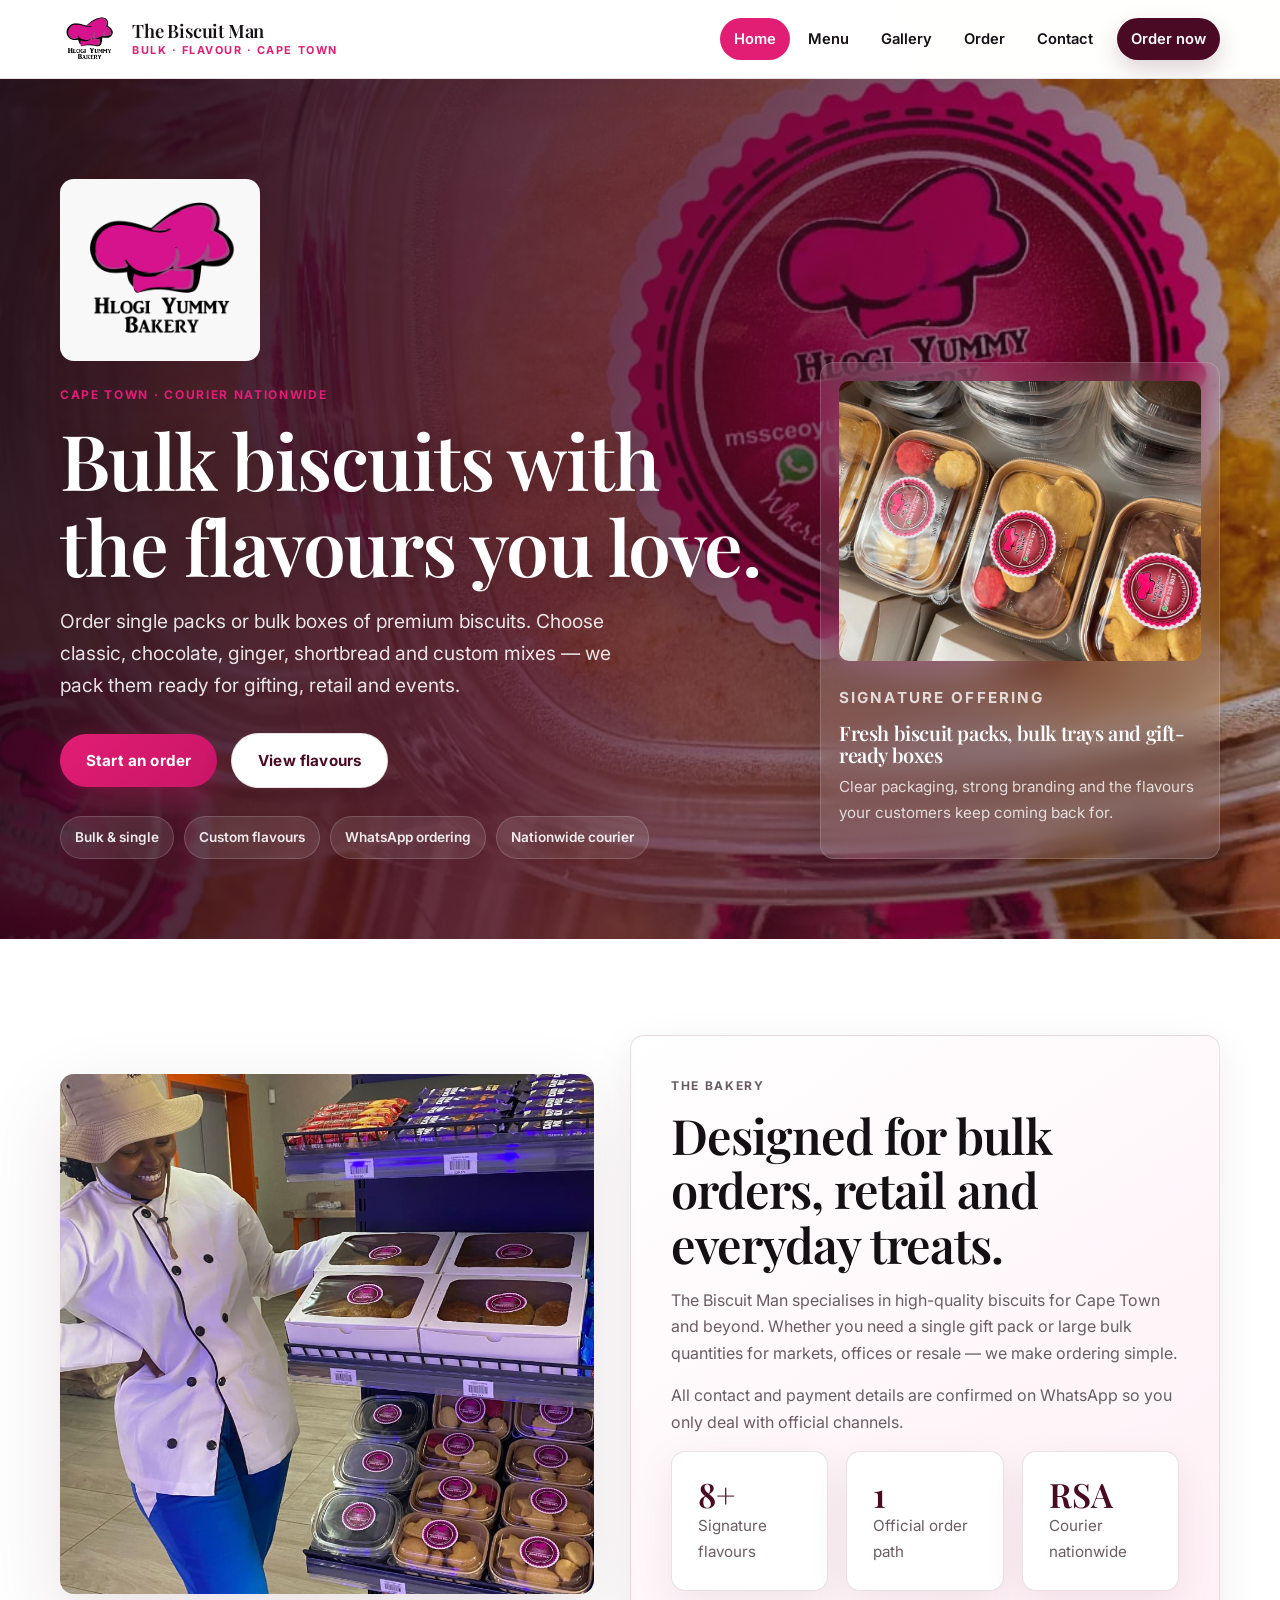
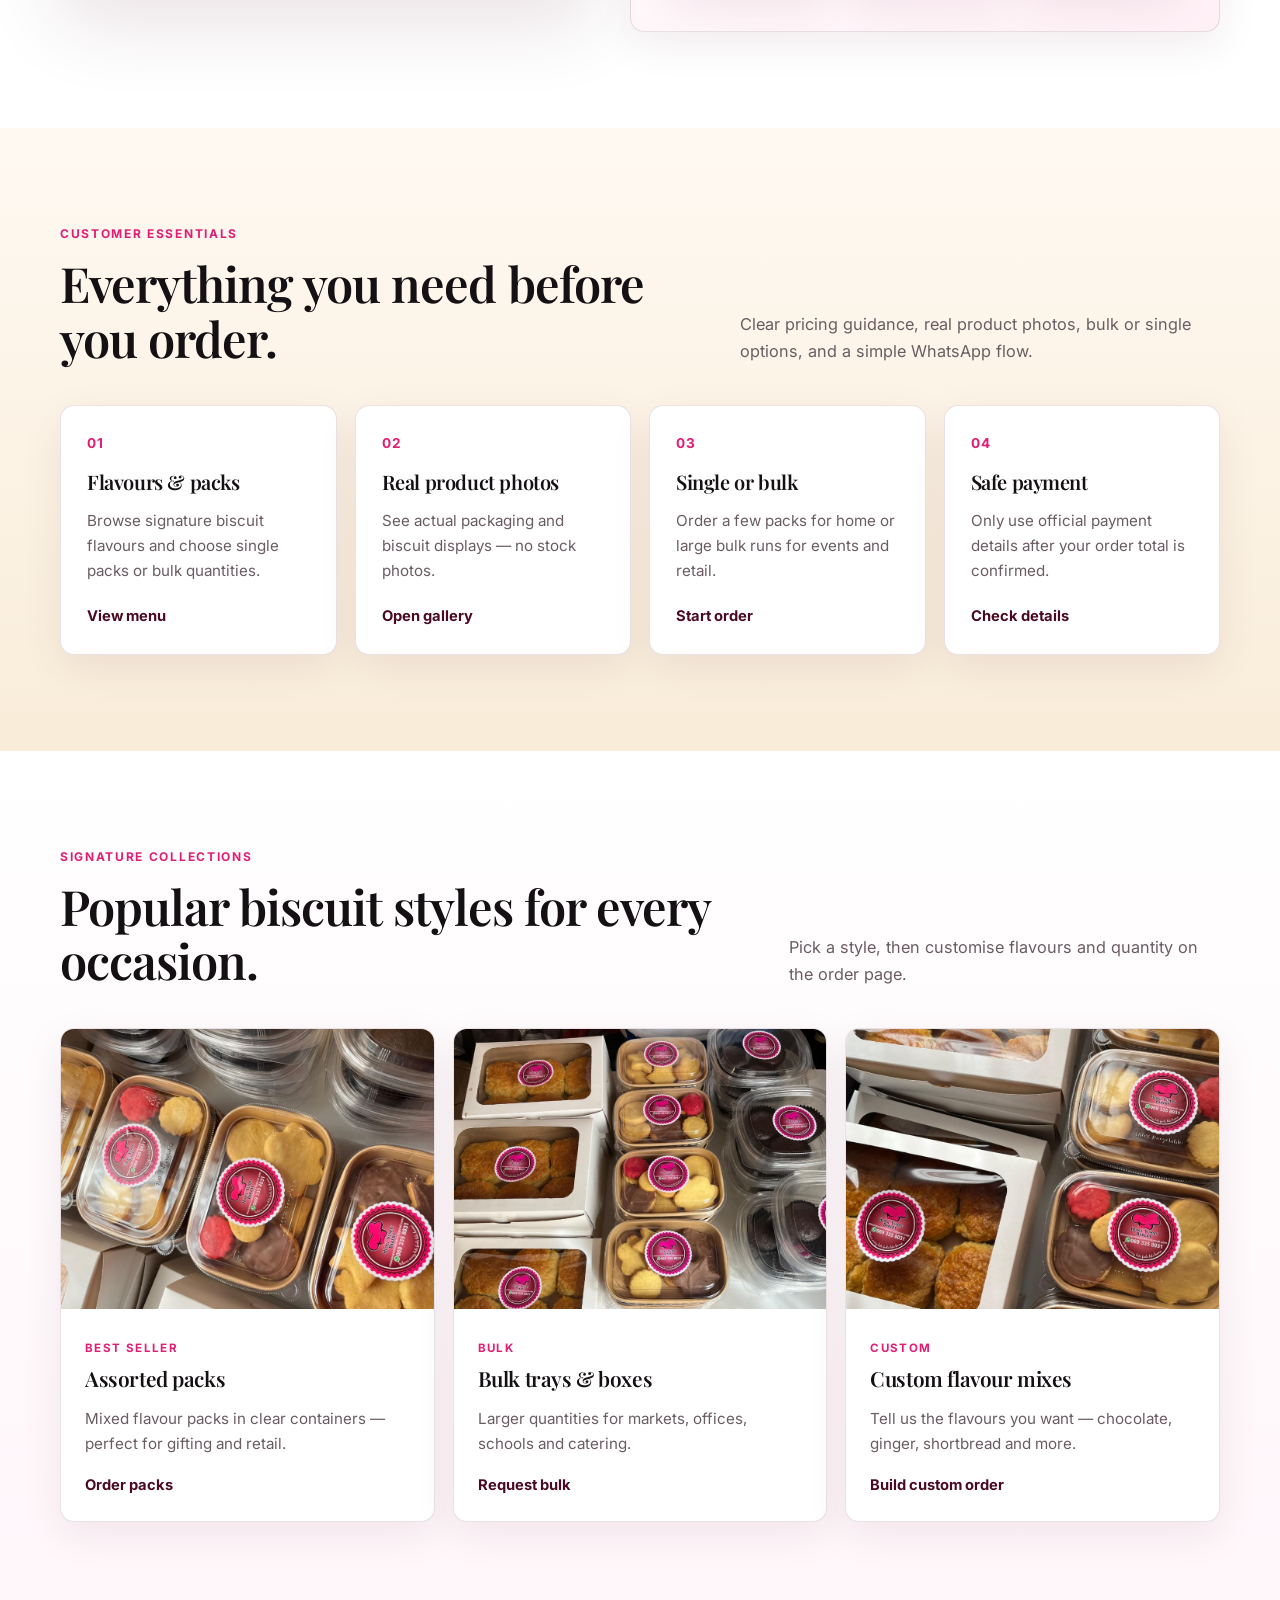
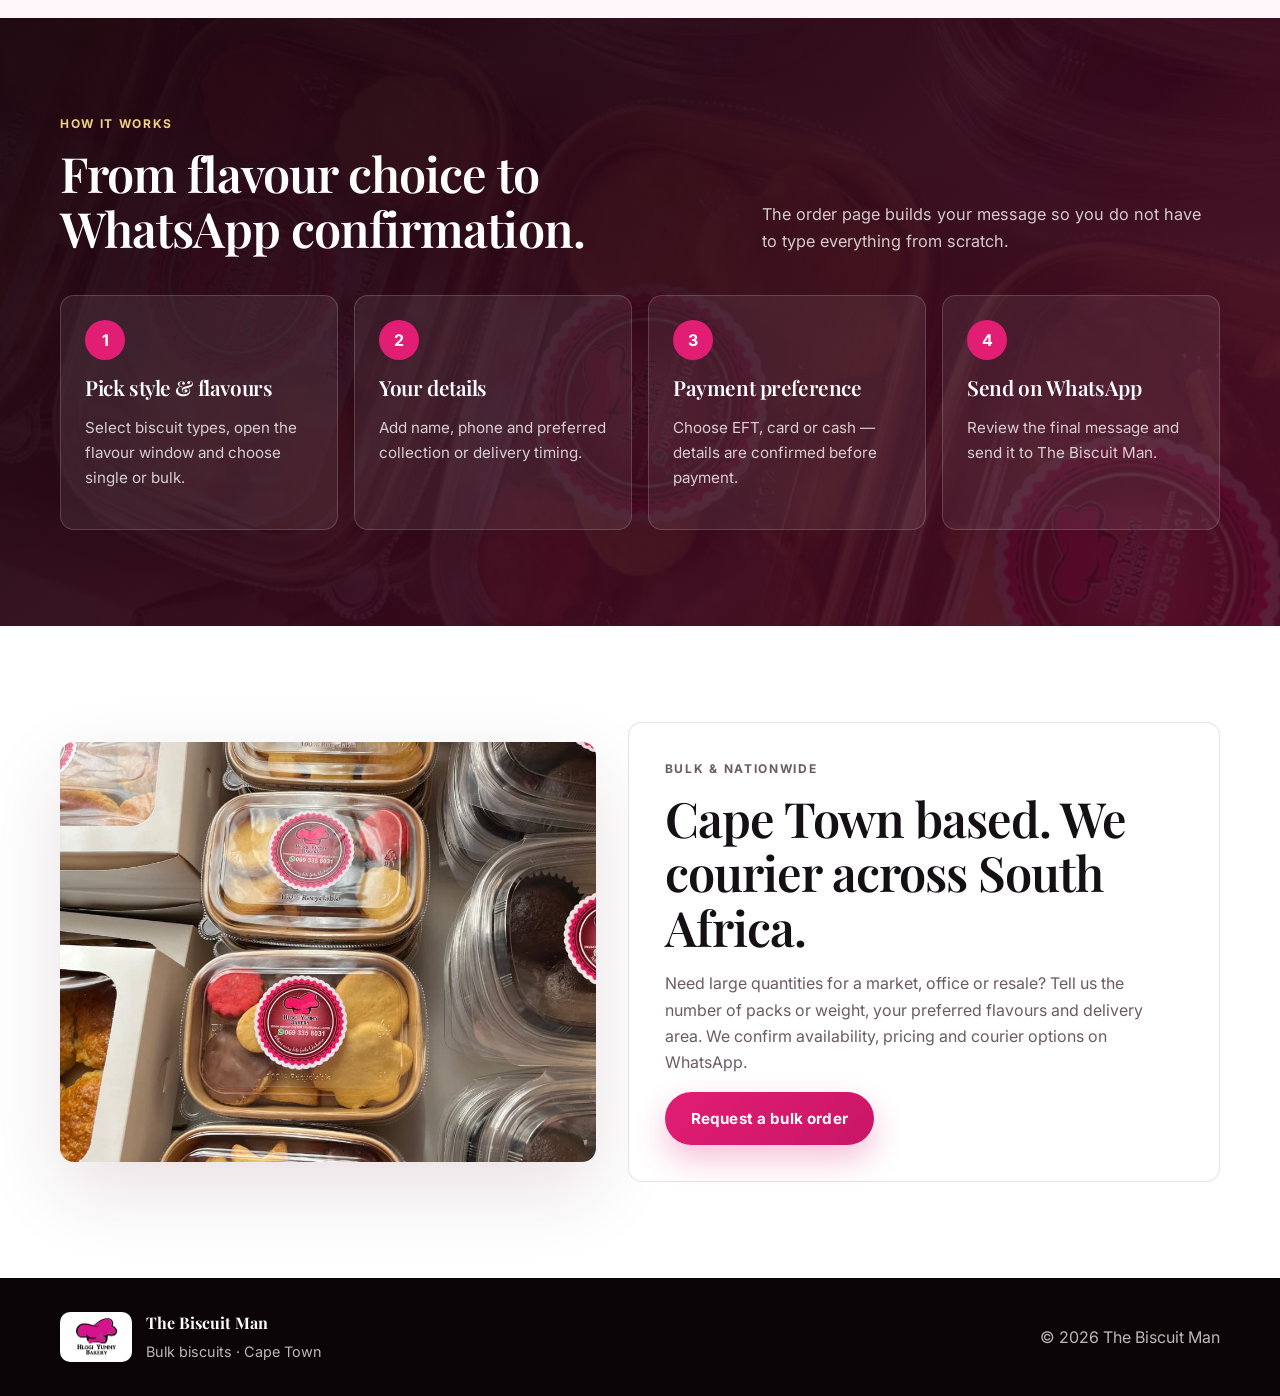
<file: index.html>
<!DOCTYPE html>
<html lang="en">
<head>
  <meta charset="UTF-8">
  <meta name="viewport" content="width=device-width, initial-scale=1.0">
  <meta name="description" content="The Biscuit Man – premium bulk biscuits and gourmet packs. Cape Town based, courier nationwide. Order single or bulk with your favourite flavours.">
  <title>The Biscuit Man | Bulk Biscuits & Gourmet Packs</title>
  <link rel="stylesheet" href="styles.css">
</head>
<body>
  <header class="site-header">
    <div class="container header-inner">
      <a class="brand" href="index.html" aria-label="The Biscuit Man home">
        <img src="assets/logo.png" alt="The Biscuit Man logo">
        <div class="brand-copy"><strong>The Biscuit Man</strong><span>Bulk · Flavour · Cape Town</span></div>
      </a>
      <button class="nav-toggle" type="button" aria-controls="siteMenu" aria-expanded="false" aria-label="Open site menu">
        <span></span><span></span><span></span>
      </button>
      <nav class="site-nav" id="siteMenu" aria-label="Primary navigation">
        <a href="index.html">Home</a>
        <a href="menu.html">Menu</a>
        <a href="gallery.html">Gallery</a>
        <a href="order.html">Order</a>
        <a href="contact.html">Contact</a>
        <a class="nav-cta" href="order.html">Order now</a>
      </nav>
    </div>
  </header>

  <main>
    <section class="hero home-hero">
      <div class="container hero-grid">
        <div class="hero-copy">
          <img class="hero-logo" src="assets/logo.png" alt="The Biscuit Man logo">
          <p class="eyebrow">Cape Town · Courier nationwide</p>
          <h1>Bulk biscuits with the flavours you love.</h1>
          <p>Order single packs or bulk boxes of premium biscuits. Choose classic, chocolate, ginger, shortbread and custom mixes — we pack them ready for gifting, retail and events.</p>
          <div class="hero-actions">
            <a class="button" href="order.html">Start an order</a>
            <a class="button secondary" href="menu.html">View flavours</a>
          </div>
          <div class="hero-badges" aria-label="Business strengths">
            <span>Bulk & single</span>
            <span>Custom flavours</span>
            <span>WhatsApp ordering</span>
            <span>Nationwide courier</span>
          </div>
        </div>
        <aside class="hero-card">
          <img src="assets/cookie-packs.jpeg" alt="Assorted premium biscuit packs">
          <div class="hero-card-body">
            <p class="eyebrow">Signature offering</p>
            <h3>Fresh biscuit packs, bulk trays and gift-ready boxes</h3>
            <p>Clear packaging, strong branding and the flavours your customers keep coming back for.</p>
          </div>
        </aside>
      </div>
    </section>

    <section class="section white">
      <div class="container split-grid">
        <div class="photo-card">
          <img src="assets/store-shelf.jpeg" alt="Biscuit packs arranged on a store shelf">
        </div>
        <div class="panel soft">
          <p class="section-eyebrow">The bakery</p>
          <h2>Designed for bulk orders, retail and everyday treats.</h2>
          <p>The Biscuit Man specialises in high-quality biscuits for Cape Town and beyond. Whether you need a single gift pack or large bulk quantities for markets, offices or resale — we make ordering simple.</p>
          <p>All contact and payment details are confirmed on WhatsApp so you only deal with official channels.</p>
          <div class="metric-grid">
            <div class="metric"><strong>8+</strong><span>Signature flavours</span></div>
            <div class="metric"><strong>1</strong><span>Official order path</span></div>
            <div class="metric"><strong>RSA</strong><span>Courier nationwide</span></div>
          </div>
        </div>
      </div>
    </section>

    <section class="section customer-essentials">
      <div class="container">
        <div class="section-head">
          <div>
            <p class="section-eyebrow">Customer essentials</p>
            <h2>Everything you need before you order.</h2>
          </div>
          <p>Clear pricing guidance, real product photos, bulk or single options, and a simple WhatsApp flow.</p>
        </div>
        <div class="need-grid">
          <article class="need-card">
            <span>01</span>
            <h3>Flavours & packs</h3>
            <p>Browse signature biscuit flavours and choose single packs or bulk quantities.</p>
            <a href="menu.html">View menu</a>
          </article>
          <article class="need-card">
            <span>02</span>
            <h3>Real product photos</h3>
            <p>See actual packaging and biscuit displays — no stock photos.</p>
            <a href="gallery.html">Open gallery</a>
          </article>
          <article class="need-card">
            <span>03</span>
            <h3>Single or bulk</h3>
            <p>Order a few packs for home or large bulk runs for events and retail.</p>
            <a href="order.html">Start order</a>
          </article>
          <article class="need-card">
            <span>04</span>
            <h3>Safe payment</h3>
            <p>Only use official payment details after your order total is confirmed.</p>
            <a href="contact.html">Check details</a>
          </article>
        </div>
      </div>
    </section>

    <section class="section signature-section">
      <div class="container">
        <div class="section-head">
          <div>
            <p class="section-eyebrow">Signature collections</p>
            <h2>Popular biscuit styles for every occasion.</h2>
          </div>
          <p>Pick a style, then customise flavours and quantity on the order page.</p>
        </div>
        <div class="collection-grid">
          <article class="collection-card">
            <img src="assets/cookie-packs.jpeg" alt="Assorted branded biscuit packs">
            <div>
              <span>Best seller</span>
              <h3>Assorted packs</h3>
              <p>Mixed flavour packs in clear containers — perfect for gifting and retail.</p>
              <a href="order.html">Order packs</a>
            </div>
          </article>
          <article class="collection-card">
            <img src="assets/counter-display.jpeg" alt="Bulk biscuit trays ready for events">
            <div>
              <span>Bulk</span>
              <h3>Bulk trays & boxes</h3>
              <p>Larger quantities for markets, offices, schools and catering.</p>
              <a href="order.html">Request bulk</a>
            </div>
          </article>
          <article class="collection-card">
            <img src="assets/closeup-packaging.jpeg" alt="Close-up of labelled biscuit packaging">
            <div>
              <span>Custom</span>
              <h3>Custom flavour mixes</h3>
              <p>Tell us the flavours you want — chocolate, ginger, shortbread and more.</p>
              <a href="order.html">Build custom order</a>
            </div>
          </article>
        </div>
      </div>
    </section>

    <section class="section dark">
      <div class="container">
        <div class="section-head">
          <div>
            <p class="section-eyebrow">How it works</p>
            <h2>From flavour choice to WhatsApp confirmation.</h2>
          </div>
          <p>The order page builds your message so you do not have to type everything from scratch.</p>
        </div>
        <div class="steps-grid">
          <article class="step-card"><span>1</span><h3>Pick style & flavours</h3><p>Select biscuit types, open the flavour window and choose single or bulk.</p></article>
          <article class="step-card"><span>2</span><h3>Your details</h3><p>Add name, phone and preferred collection or delivery timing.</p></article>
          <article class="step-card"><span>3</span><h3>Payment preference</h3><p>Choose EFT, card or cash — details are confirmed before payment.</p></article>
          <article class="step-card"><span>4</span><h3>Send on WhatsApp</h3><p>Review the final message and send it to The Biscuit Man.</p></article>
        </div>
      </div>
    </section>

    <section class="section white">
      <div class="container feature-row">
        <img src="assets/display-stack.jpeg" alt="Stacked biscuit containers">
        <div class="feature-copy">
          <p class="section-eyebrow">Bulk & nationwide</p>
          <h2>Cape Town based. We courier across South Africa.</h2>
          <p>Need large quantities for a market, office or resale? Tell us the number of packs or weight, your preferred flavours and delivery area. We confirm availability, pricing and courier options on WhatsApp.</p>
          <a class="button" href="order.html">Request a bulk order</a>
        </div>
      </div>
    </section>
  </main>

  <footer class="site-footer">
    <div class="container footer-inner">
      <div class="footer-brand">
        <img src="assets/logo.png" alt="The Biscuit Man logo">
        <div><strong>The Biscuit Man</strong><p>Bulk biscuits · Cape Town</p></div>
      </div>
      <span>&copy; 2026 The Biscuit Man</span>
    </div>
  </footer>

  <script src="script.js" defer></script>
  <script type="application/ld+json">
    {
      "@context": "https://schema.org",
      "@type": "Bakery",
      "name": "The Biscuit Man",
      "description": "Premium bulk biscuits and gourmet packs. Cape Town based, courier nationwide. Single or bulk orders with custom flavours.",
      "telephone": "+27640917447",
      "url": "index.html",
      "servesCuisine": "Bakery",
      "priceRange": "R45-R850",
      "areaServed": "South Africa"
    }
  </script>
</body>
</html>
</file>
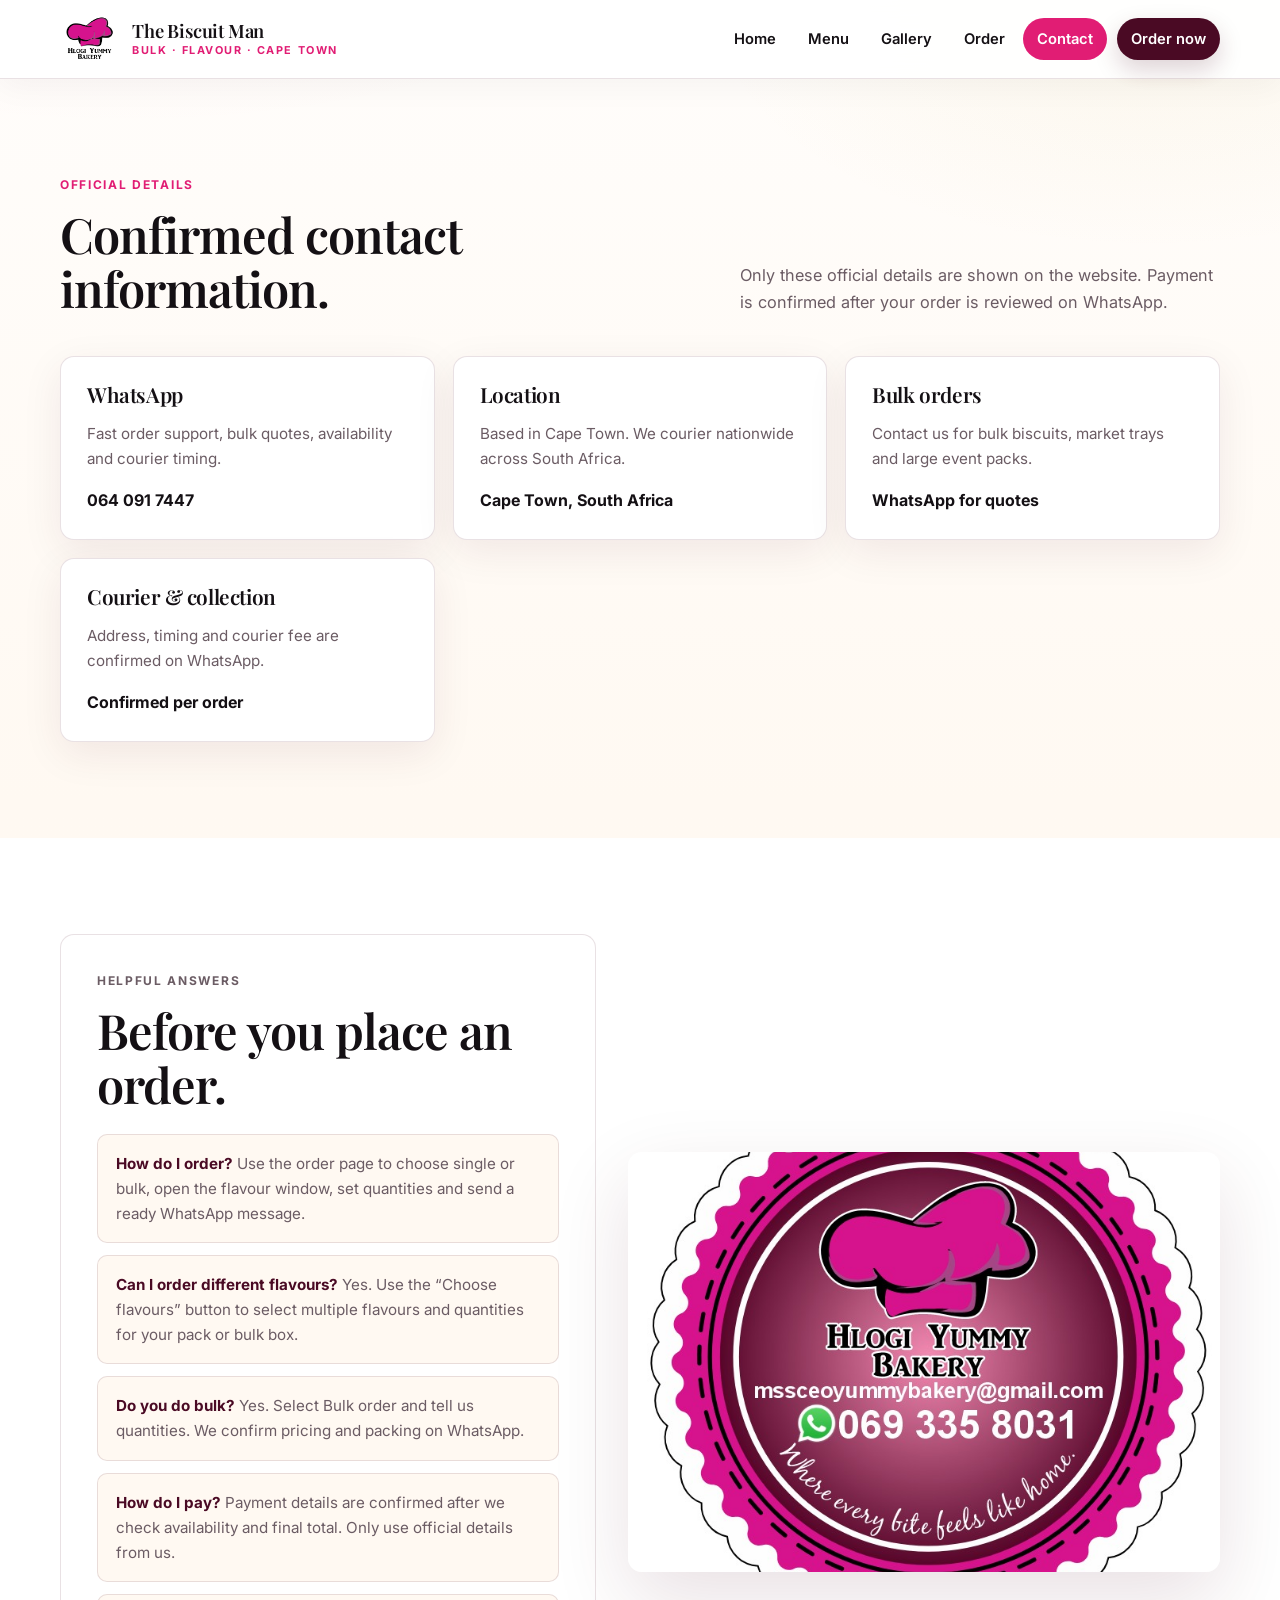
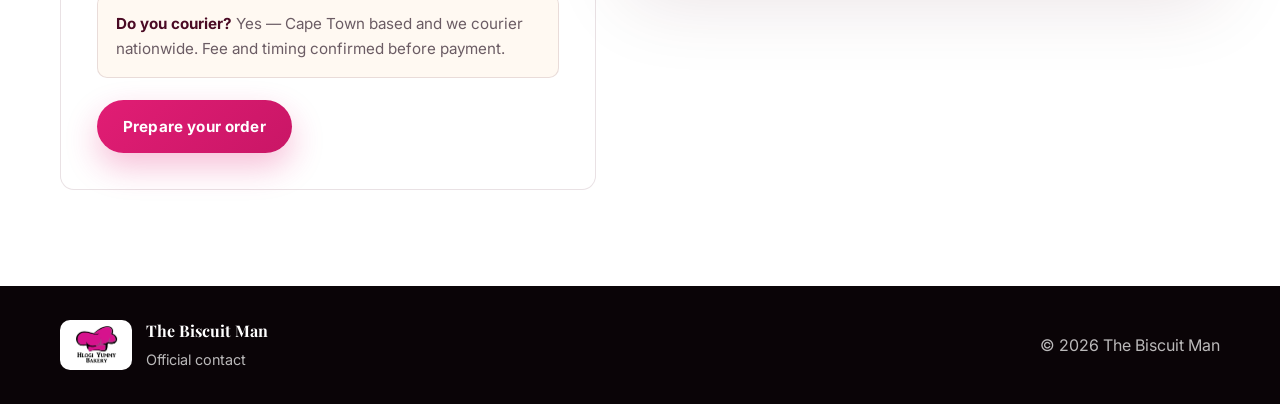
<file: contact.html>
<!DOCTYPE html>
<html lang="en">
<head>
  <meta charset="UTF-8">
  <meta name="viewport" content="width=device-width, initial-scale=1.0">
  <meta name="description" content="Contact The Biscuit Man via official WhatsApp for bulk biscuits, single packs and nationwide courier. Cape Town.">
  <title>The Biscuit Man | Contact</title>
  <link rel="stylesheet" href="styles.css">
</head>
<body>
  <header class="site-header">
    <div class="container header-inner">
      <a class="brand" href="index.html" aria-label="The Biscuit Man home">
        <img src="assets/logo.png" alt="The Biscuit Man logo">
        <div class="brand-copy"><strong>The Biscuit Man</strong><span>Bulk · Flavour · Cape Town</span></div>
      </a>
      <button class="nav-toggle" type="button" aria-controls="siteMenu" aria-expanded="false" aria-label="Open site menu">
        <span></span><span></span><span></span>
      </button>
      <nav class="site-nav" id="siteMenu" aria-label="Primary navigation">
        <a href="index.html">Home</a>
        <a href="menu.html">Menu</a>
        <a href="gallery.html">Gallery</a>
        <a href="order.html">Order</a>
        <a href="contact.html">Contact</a>
        <a class="nav-cta" href="order.html">Order now</a>
      </nav>
    </div>
  </header>

  <main>
    <section class="section">
      <div class="container">
        <div class="section-head">
          <div>
            <p class="section-eyebrow">Official details</p>
            <h2>Confirmed contact information.</h2>
          </div>
          <p>Only these official details are shown on the website. Payment is confirmed after your order is reviewed on WhatsApp.</p>
        </div>
        <div class="contact-grid">
          <article class="contact-card">
            <h3>WhatsApp</h3>
            <p>Fast order support, bulk quotes, availability and courier timing.</p>
            <strong>064 091 7447</strong>
          </article>
          <article class="contact-card">
            <h3>Location</h3>
            <p>Based in Cape Town. We courier nationwide across South Africa.</p>
            <strong>Cape Town, South Africa</strong>
          </article>
          <article class="contact-card">
            <h3>Bulk orders</h3>
            <p>Contact us for bulk biscuits, market trays and large event packs.</p>
            <strong>WhatsApp for quotes</strong>
          </article>
          <article class="contact-card">
            <h3>Courier & collection</h3>
            <p>Address, timing and courier fee are confirmed on WhatsApp.</p>
            <strong>Confirmed per order</strong>
          </article>
        </div>
      </div>
    </section>

    <section class="section white">
      <div class="container feature-row">
        <div class="feature-copy">
          <p class="section-eyebrow">Helpful answers</p>
          <h2>Before you place an order.</h2>
          <ul class="faq-list">
            <li><strong>How do I order?</strong> Use the order page to choose single or bulk, open the flavour window, set quantities and send a ready WhatsApp message.</li>
            <li><strong>Can I order different flavours?</strong> Yes. Use the “Choose flavours” button to select multiple flavours and quantities for your pack or bulk box.</li>
            <li><strong>Do you do bulk?</strong> Yes. Select Bulk order and tell us quantities. We confirm pricing and packing on WhatsApp.</li>
            <li><strong>How do I pay?</strong> Payment details are confirmed after we check availability and final total. Only use official details from us.</li>
            <li><strong>Do you courier?</strong> Yes — Cape Town based and we courier nationwide. Fee and timing confirmed before payment.</li>
          </ul>
          <a class="button" href="order.html">Prepare your order</a>
        </div>
        <img src="assets/IMG-20260515-WA0014.jpg" alt="Biscuit packaging and products">
      </div>
    </section>
  </main>

  <footer class="site-footer">
    <div class="container footer-inner">
      <div class="footer-brand">
        <img src="assets/logo.png" alt="The Biscuit Man logo">
        <div><strong>The Biscuit Man</strong><p>Official contact</p></div>
      </div>
      <span>&copy; 2026 The Biscuit Man</span>
    </div>
  </footer>

  <script src="script.js" defer></script>
</body>
</html>
</file>
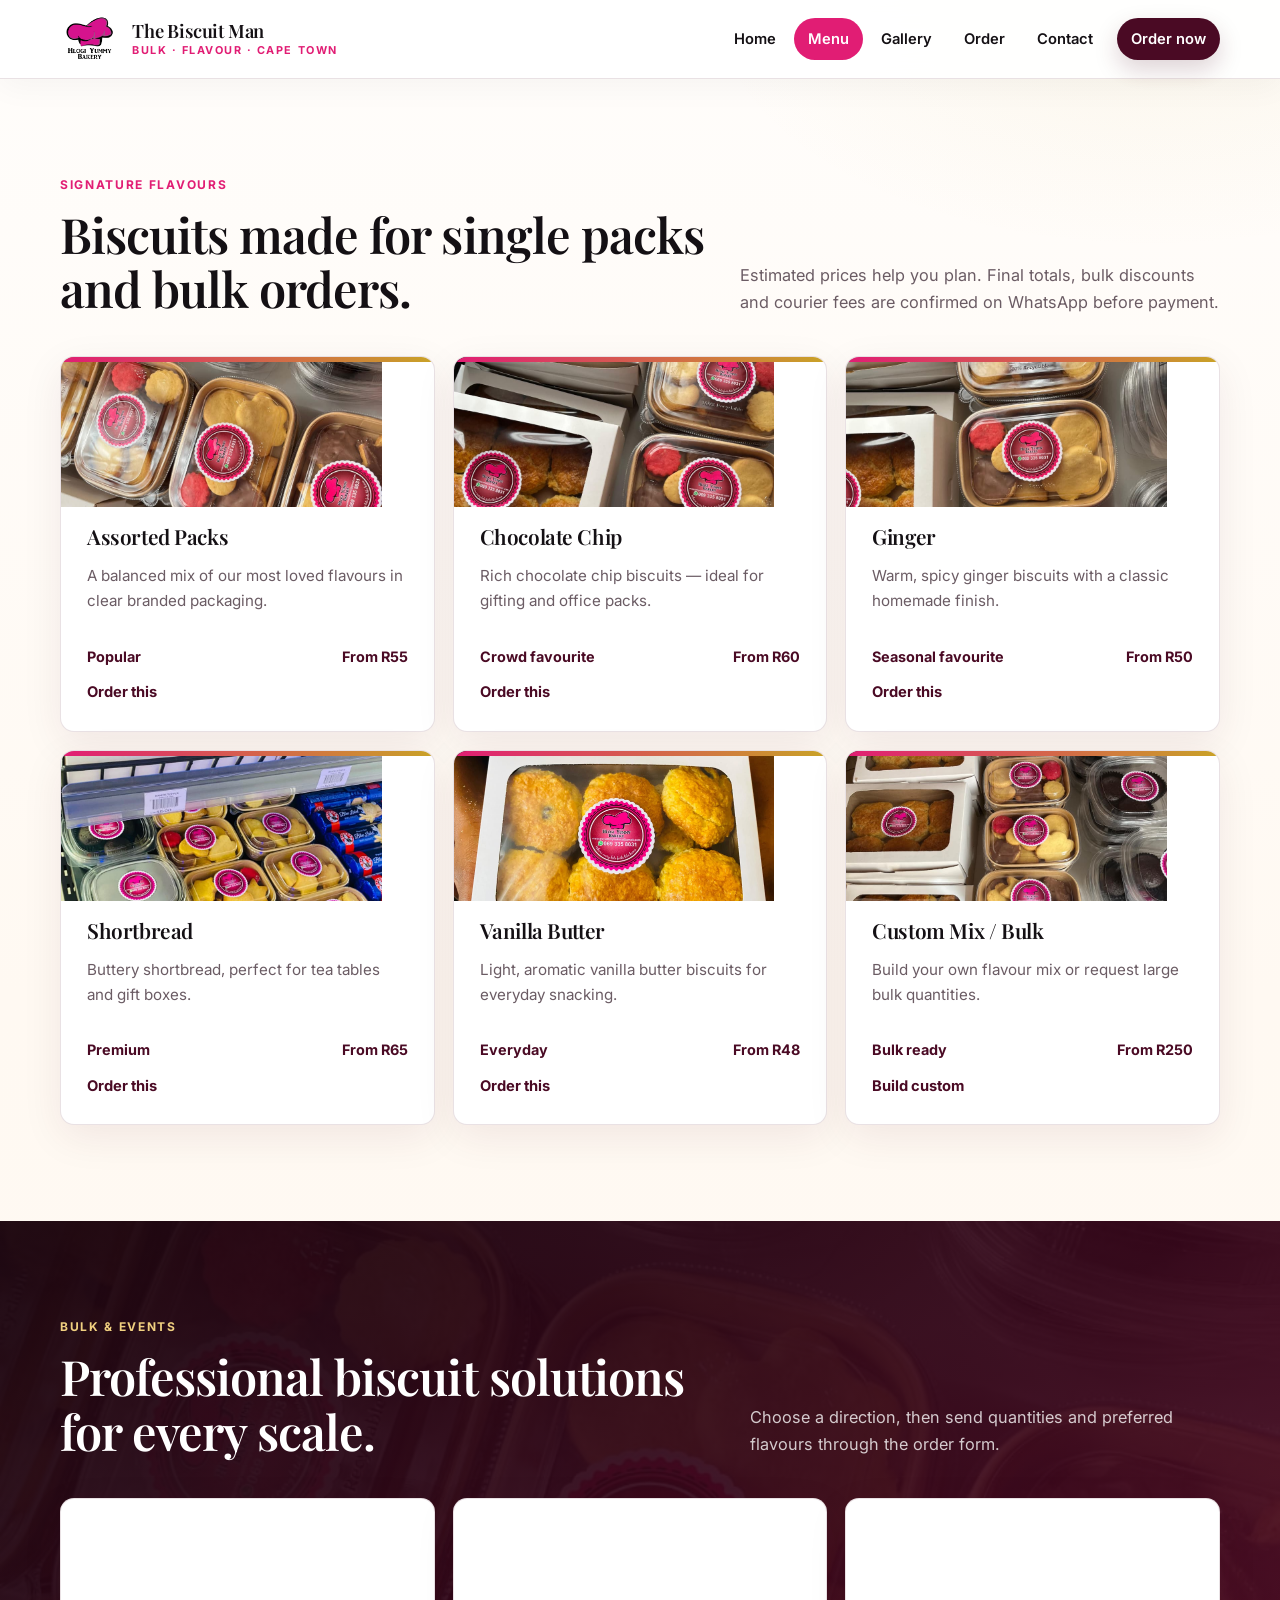
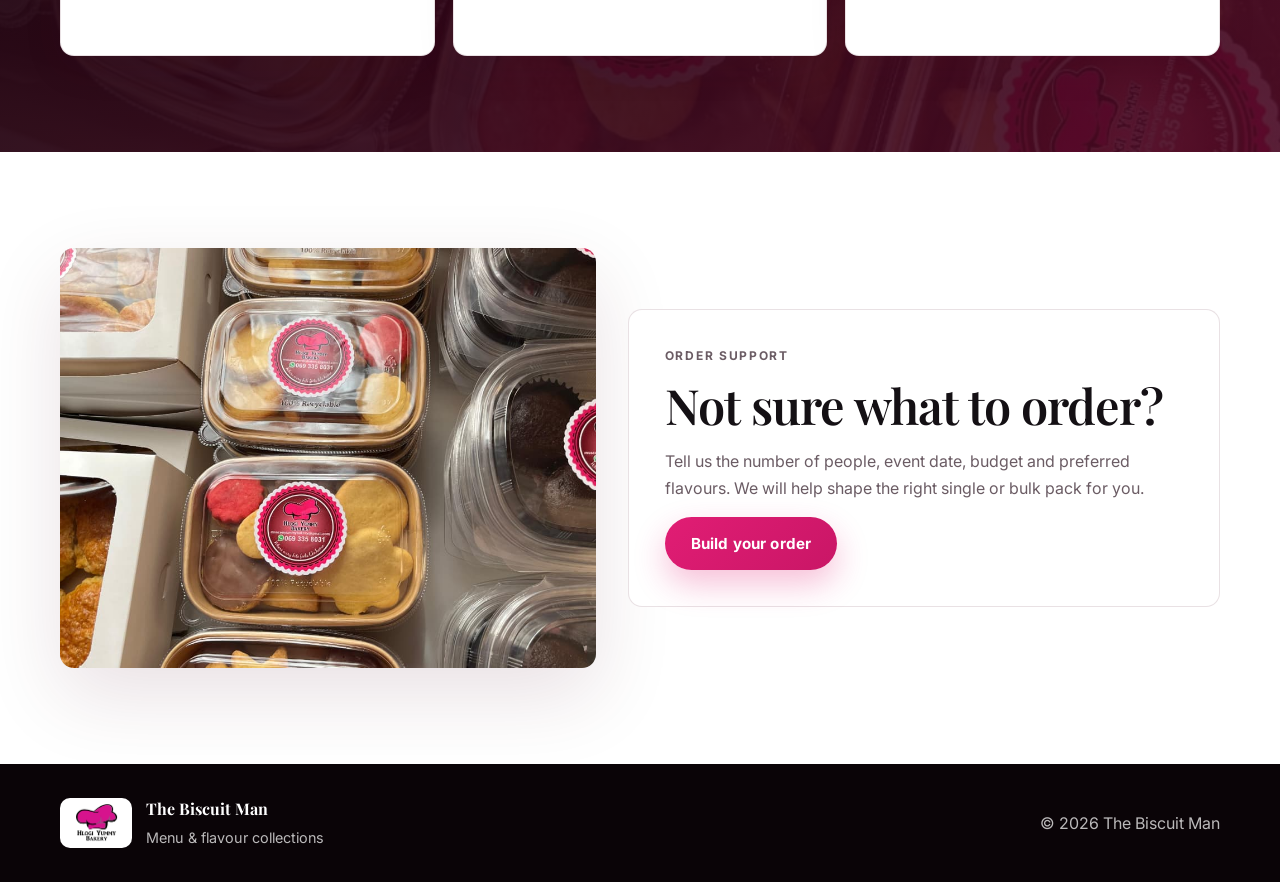
<file: menu.html>
<!DOCTYPE html>
<html lang="en">
<head>
  <meta charset="UTF-8">
  <meta name="viewport" content="width=device-width, initial-scale=1.0">
  <meta name="description" content="The Biscuit Man menu – signature biscuit flavours, single packs and bulk boxes. Cape Town, courier nationwide.">
  <title>The Biscuit Man | Menu & Flavours</title>
  <link rel="stylesheet" href="styles.css">
</head>
<body>
  <header class="site-header">
    <div class="container header-inner">
      <a class="brand" href="index.html" aria-label="The Biscuit Man home">
        <img src="assets/logo.png" alt="The Biscuit Man logo">
        <div class="brand-copy"><strong>The Biscuit Man</strong><span>Bulk · Flavour · Cape Town</span></div>
      </a>
      <button class="nav-toggle" type="button" aria-controls="siteMenu" aria-expanded="false" aria-label="Open site menu">
        <span></span><span></span><span></span>
      </button>
      <nav class="site-nav" id="siteMenu" aria-label="Primary navigation">
        <a href="index.html">Home</a>
        <a href="menu.html">Menu</a>
        <a href="gallery.html">Gallery</a>
        <a href="order.html">Order</a>
        <a href="contact.html">Contact</a>
        <a class="nav-cta" href="order.html">Order now</a>
      </nav>
    </div>
  </header>

  <main>
    <section class="section">
      <div class="container">
        <div class="section-head">
          <div>
            <p class="section-eyebrow">Signature flavours</p>
            <h2>Biscuits made for single packs and bulk orders.</h2>
          </div>
          <p>Estimated prices help you plan. Final totals, bulk discounts and courier fees are confirmed on WhatsApp before payment.</p>
        </div>
        <div class="menu-grid">
          <article id="assorted" class="menu-card">
            <img class="menu-thumb" src="assets/cookie-packs.jpeg" alt="Assorted biscuit packs">
            <div><h3>Assorted Packs</h3><p>A balanced mix of our most loved flavours in clear branded packaging.</p></div>
            <div class="menu-meta"><span>Popular</span><span>From R55</span></div>
            <a class="card-link" href="order.html">Order this</a>
          </article>
          <article id="chocolate" class="menu-card">
            <img class="menu-thumb" src="assets/closeup-packaging.jpeg" alt="Chocolate biscuit packaging">
            <div><h3>Chocolate Chip</h3><p>Rich chocolate chip biscuits — ideal for gifting and office packs.</p></div>
            <div class="menu-meta"><span>Crowd favourite</span><span>From R60</span></div>
            <a class="card-link" href="order.html">Order this</a>
          </article>
          <article id="ginger" class="menu-card">
            <img class="menu-thumb" src="assets/packaged-biscuits.jpeg" alt="Ginger biscuit packs">
            <div><h3>Ginger</h3><p>Warm, spicy ginger biscuits with a classic homemade finish.</p></div>
            <div class="menu-meta"><span>Seasonal favourite</span><span>From R50</span></div>
            <a class="card-link" href="order.html">Order this</a>
          </article>
          <article id="shortbread" class="menu-card">
            <img class="menu-thumb" src="assets/scones-box.jpeg" alt="Shortbread style biscuits">
            <div><h3>Shortbread</h3><p>Buttery shortbread, perfect for tea tables and gift boxes.</p></div>
            <div class="menu-meta"><span>Premium</span><span>From R65</span></div>
            <a class="card-link" href="order.html">Order this</a>
          </article>
          <article id="vanilla" class="menu-card">
            <img class="menu-thumb" src="assets/mixed-boxes.jpeg" alt="Vanilla biscuit boxes">
            <div><h3>Vanilla Butter</h3><p>Light, aromatic vanilla butter biscuits for everyday snacking.</p></div>
            <div class="menu-meta"><span>Everyday</span><span>From R48</span></div>
            <a class="card-link" href="order.html">Order this</a>
          </article>
          <article id="custom" class="menu-card">
            <img class="menu-thumb" src="assets/counter-display.jpeg" alt="Custom bulk biscuit trays">
            <div><h3>Custom Mix / Bulk</h3><p>Build your own flavour mix or request large bulk quantities.</p></div>
            <div class="menu-meta"><span>Bulk ready</span><span>From R250</span></div>
            <a class="card-link" href="order.html">Build custom</a>
          </article>
        </div>
      </div>
    </section>

    <section class="section dark" id="bulk">
      <div class="container">
        <div class="section-head">
          <div>
            <p class="section-eyebrow">Bulk & events</p>
            <h2>Professional biscuit solutions for every scale.</h2>
          </div>
          <p>Choose a direction, then send quantities and preferred flavours through the order form.</p>
        </div>
        <div class="feature-grid">
          <article class="feature-card"><h3>Single packs</h3><p>Gift-ready packs for home, small offices and personal orders.</p></article>
          <article class="feature-card"><h3>Bulk trays & boxes</h3><p>Larger runs for markets, retail shelves, schools and catering.</p></article>
          <article class="feature-card"><h3>Custom flavour requests</h3><p>Use the flavour window to select multiple flavours and quantities.</p></article>
        </div>
      </div>
    </section>

    <section class="section white">
      <div class="container feature-row">
        <img src="assets/display-stack.jpeg" alt="Stacked biscuit containers">
        <div class="feature-copy">
          <p class="section-eyebrow">Order support</p>
          <h2>Not sure what to order?</h2>
          <p>Tell us the number of people, event date, budget and preferred flavours. We will help shape the right single or bulk pack for you.</p>
          <a class="button" href="order.html">Build your order</a>
        </div>
      </div>
    </section>
  </main>

  <footer class="site-footer">
    <div class="container footer-inner">
      <div class="footer-brand">
        <img src="assets/logo.png" alt="The Biscuit Man logo">
        <div><strong>The Biscuit Man</strong><p>Menu & flavour collections</p></div>
      </div>
      <span>&copy; 2026 The Biscuit Man</span>
    </div>
  </footer>

  <script src="script.js" defer></script>
</body>
</html>
</file>
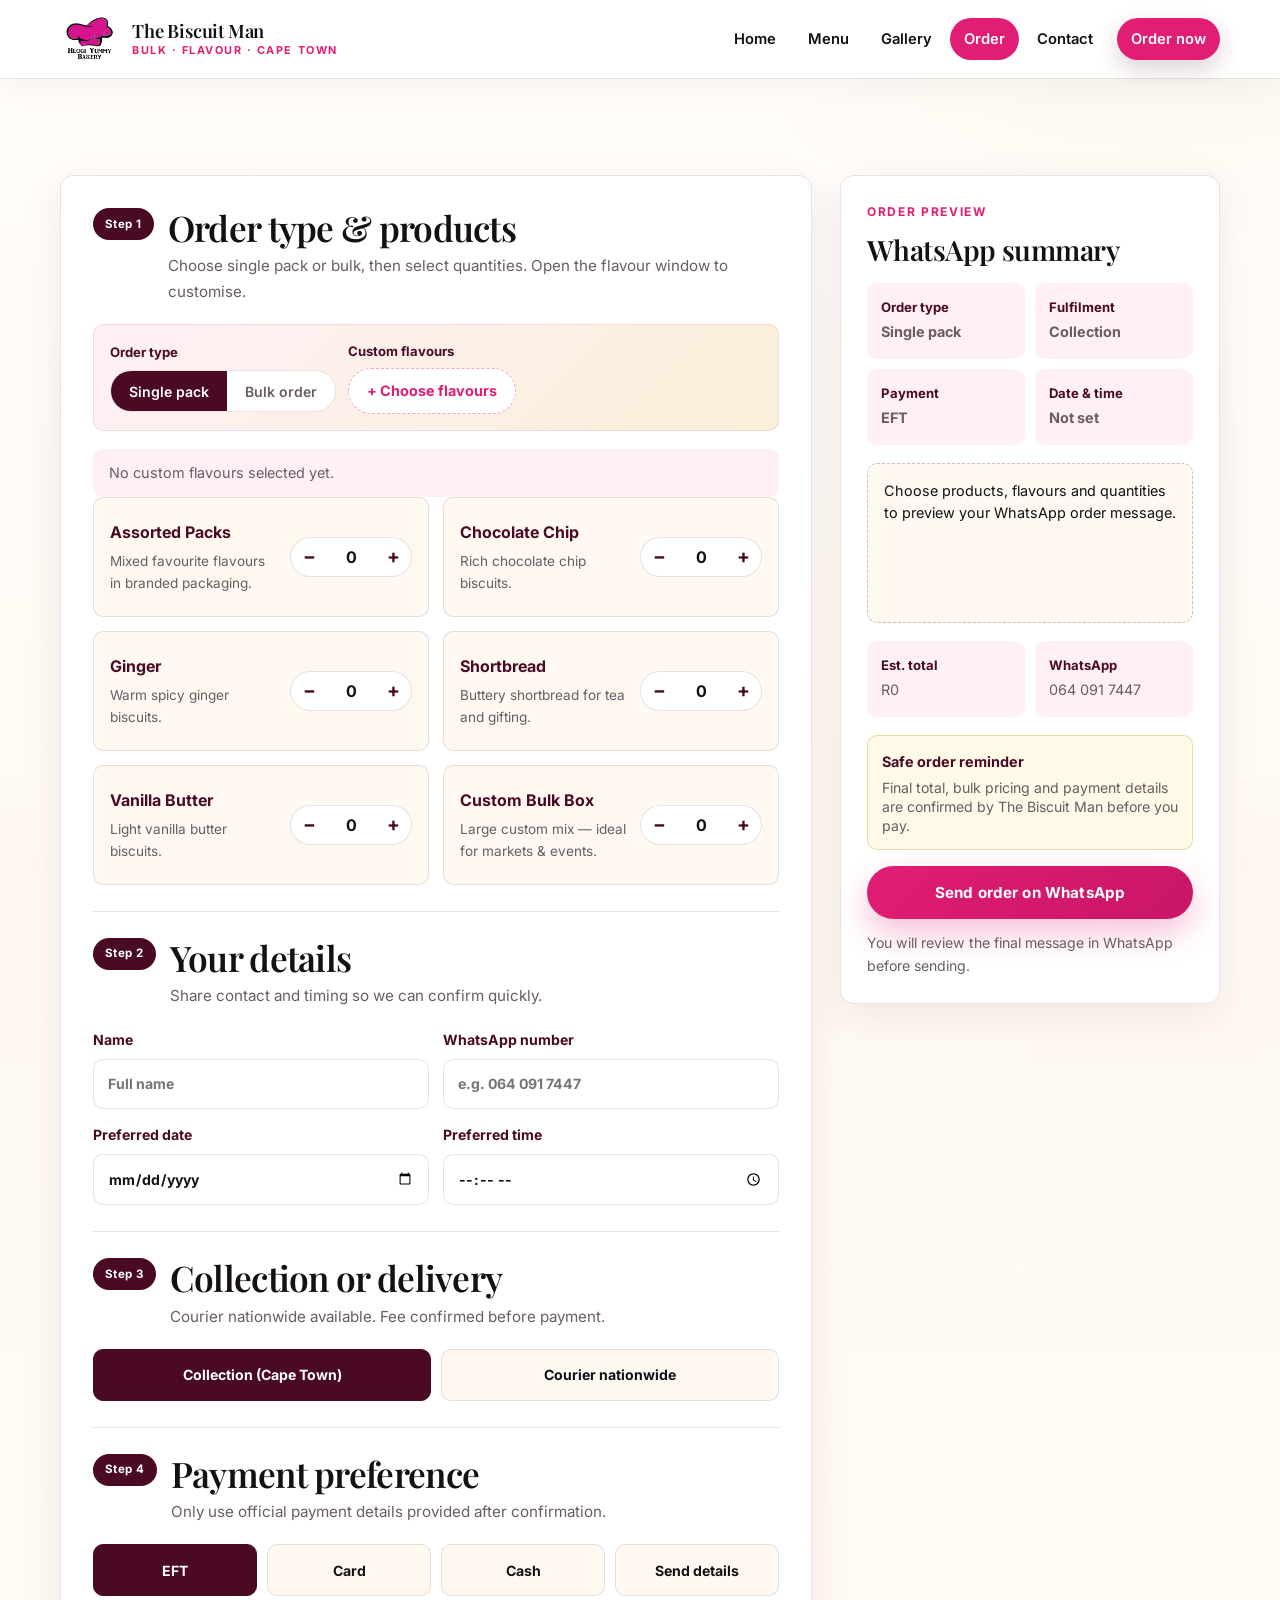
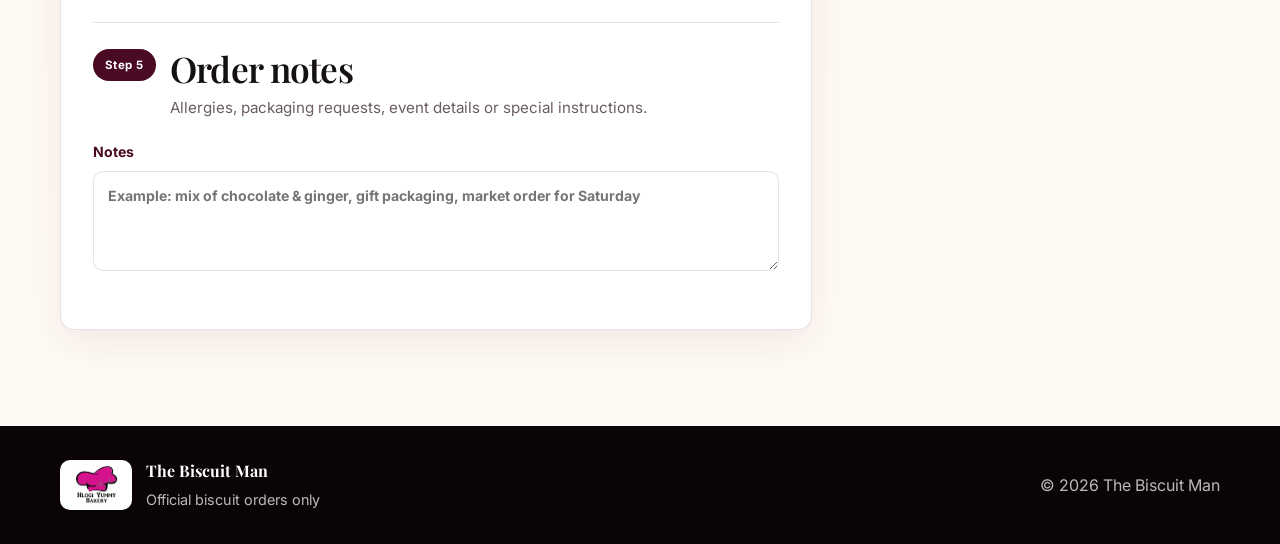
<file: order.html>
<!DOCTYPE html>
<html lang="en">
<head>
  <meta charset="UTF-8">
  <meta name="viewport" content="width=device-width, initial-scale=1.0">
  <meta name="description" content="Order from The Biscuit Man – choose single or bulk, pick your favourite flavours, and send a ready WhatsApp order.">
  <title>The Biscuit Man | Order</title>
  <link rel="stylesheet" href="styles.css">
</head>
<body>
  <header class="site-header">
    <div class="container header-inner">
      <a class="brand" href="index.html" aria-label="The Biscuit Man home">
        <img src="assets/logo.png" alt="The Biscuit Man logo">
        <div class="brand-copy"><strong>The Biscuit Man</strong><span>Bulk · Flavour · Cape Town</span></div>
      </a>
      <button class="nav-toggle" type="button" aria-controls="siteMenu" aria-expanded="false" aria-label="Open site menu">
        <span></span><span></span><span></span>
      </button>
      <nav class="site-nav" id="siteMenu" aria-label="Primary navigation">
        <a href="index.html">Home</a>
        <a href="menu.html">Menu</a>
        <a href="gallery.html">Gallery</a>
        <a href="order.html">Order</a>
        <a href="contact.html">Contact</a>
        <a class="nav-cta" href="order.html">Order now</a>
      </nav>
    </div>
  </header>

  <main>
    <section class="section">
      <div class="container order-layout">
        <form class="order-builder" id="orderForm">
          <div class="order-group">
            <div class="section-title">
              <span class="step-badge">Step 1</span>
              <div>
                <h2>Order type & products</h2>
                <p>Choose single pack or bulk, then select quantities. Open the flavour window to customise.</p>
              </div>
            </div>

            <div class="flavor-bulk-bar">
              <div>
                <span style="font-size:0.82rem;font-weight:700;color:var(--plum);display:block;margin-bottom:6px;">Order type</span>
                <div class="order-type-toggle" id="orderTypeToggle">
                  <button type="button" data-type="Single" class="active">Single pack</button>
                  <button type="button" data-type="Bulk">Bulk order</button>
                </div>
              </div>
              <div>
                <span style="font-size:0.82rem;font-weight:700;color:var(--plum);display:block;margin-bottom:6px;">Custom flavours</span>
                <button type="button" class="open-flavor-btn" id="openFlavorModal">+ Choose flavours</button>
              </div>
            </div>

            <div class="selected-flavors-preview" id="selectedFlavorsPreview" aria-live="polite"></div>

            <div class="order-products" aria-label="Order items">
              <div class="product-row" data-product="Assorted Packs" data-price="55">
                <div><strong>Assorted Packs</strong><p>Mixed favourite flavours in branded packaging.</p></div>
                <div class="quantity-control">
                  <button type="button" data-step="-1" aria-label="Decrease assorted quantity">−</button>
                  <input type="number" min="0" value="0" aria-label="Assorted packs quantity">
                  <button type="button" data-step="1" aria-label="Increase assorted quantity">+</button>
                </div>
              </div>
              <div class="product-row" data-product="Chocolate Chip" data-price="60">
                <div><strong>Chocolate Chip</strong><p>Rich chocolate chip biscuits.</p></div>
                <div class="quantity-control">
                  <button type="button" data-step="-1" aria-label="Decrease chocolate quantity">−</button>
                  <input type="number" min="0" value="0" aria-label="Chocolate chip quantity">
                  <button type="button" data-step="1" aria-label="Increase chocolate quantity">+</button>
                </div>
              </div>
              <div class="product-row" data-product="Ginger" data-price="50">
                <div><strong>Ginger</strong><p>Warm spicy ginger biscuits.</p></div>
                <div class="quantity-control">
                  <button type="button" data-step="-1" aria-label="Decrease ginger quantity">−</button>
                  <input type="number" min="0" value="0" aria-label="Ginger quantity">
                  <button type="button" data-step="1" aria-label="Increase ginger quantity">+</button>
                </div>
              </div>
              <div class="product-row" data-product="Shortbread" data-price="65">
                <div><strong>Shortbread</strong><p>Buttery shortbread for tea and gifting.</p></div>
                <div class="quantity-control">
                  <button type="button" data-step="-1" aria-label="Decrease shortbread quantity">−</button>
                  <input type="number" min="0" value="0" aria-label="Shortbread quantity">
                  <button type="button" data-step="1" aria-label="Increase shortbread quantity">+</button>
                </div>
              </div>
              <div class="product-row" data-product="Vanilla Butter" data-price="48">
                <div><strong>Vanilla Butter</strong><p>Light vanilla butter biscuits.</p></div>
                <div class="quantity-control">
                  <button type="button" data-step="-1" aria-label="Decrease vanilla quantity">−</button>
                  <input type="number" min="0" value="0" aria-label="Vanilla quantity">
                  <button type="button" data-step="1" aria-label="Increase vanilla quantity">+</button>
                </div>
              </div>
              <div class="product-row" data-product="Custom Bulk Box" data-price="250">
                <div><strong>Custom Bulk Box</strong><p>Large custom mix — ideal for markets & events.</p></div>
                <div class="quantity-control">
                  <button type="button" data-step="-1" aria-label="Decrease custom bulk quantity">−</button>
                  <input type="number" min="0" value="0" aria-label="Custom bulk quantity">
                  <button type="button" data-step="1" aria-label="Increase custom bulk quantity">+</button>
                </div>
              </div>
            </div>
          </div>

          <div class="order-group">
            <div class="section-title">
              <span class="step-badge">Step 2</span>
              <div><h2>Your details</h2><p>Share contact and timing so we can confirm quickly.</p></div>
            </div>
            <div class="field-grid">
              <label class="field">Name<input id="customerName" type="text" name="customerName" placeholder="Full name" autocomplete="name"></label>
              <label class="field">WhatsApp number<input id="customerPhone" type="tel" name="customerPhone" placeholder="e.g. 064 091 7447" autocomplete="tel"></label>
              <label class="field">Preferred date<input id="orderDate" type="date" name="orderDate"></label>
              <label class="field">Preferred time<input id="orderTime" type="time" name="orderTime"></label>
            </div>
          </div>

          <div class="order-group">
            <div class="section-title">
              <span class="step-badge">Step 3</span>
              <div><h2>Collection or delivery</h2><p>Courier nationwide available. Fee confirmed before payment.</p></div>
            </div>
            <div class="choice-grid">
              <label class="choice"><input type="radio" name="fulfilment" value="Collection" checked><span>Collection (Cape Town)</span></label>
              <label class="choice"><input type="radio" name="fulfilment" value="Courier / Delivery"><span>Courier nationwide</span></label>
            </div>
            <div class="delivery-fields" id="deliveryFields" hidden>
              <label class="field">Delivery / courier address<textarea id="deliveryAddress" name="deliveryAddress" placeholder="Street, suburb, city, province and any delivery notes"></textarea></label>
            </div>
          </div>

          <div class="order-group">
            <div class="section-title">
              <span class="step-badge">Step 4</span>
              <div><h2>Payment preference</h2><p>Only use official payment details provided after confirmation.</p></div>
            </div>
            <div class="choice-grid four">
              <label class="choice"><input type="radio" name="payment" value="EFT / bank transfer" checked><span>EFT</span></label>
              <label class="choice"><input type="radio" name="payment" value="Card / debit or credit card"><span>Card</span></label>
              <label class="choice"><input type="radio" name="payment" value="Cash on collection"><span>Cash</span></label>
              <label class="choice"><input type="radio" name="payment" value="Please send payment details"><span>Send details</span></label>
            </div>
          </div>

          <div class="order-group">
            <div class="section-title">
              <span class="step-badge">Step 5</span>
              <div><h2>Order notes</h2><p>Allergies, packaging requests, event details or special instructions.</p></div>
            </div>
            <label class="field">Notes<textarea id="orderNotes" name="orderNotes" placeholder="Example: mix of chocolate & ginger, gift packaging, market order for Saturday"></textarea></label>
          </div>
        </form>

        <aside class="summary-panel" aria-live="polite">
          <div class="summary-header">
            <p class="section-eyebrow">Order preview</p>
            <h2>WhatsApp summary</h2>
          </div>
          <div class="summary-grid">
            <div class="summary-item"><span>Order type</span><strong id="summaryOrderType">Single pack</strong></div>
            <div class="summary-item"><span>Fulfilment</span><strong id="summaryFulfilment">Collection</strong></div>
            <div class="summary-item"><span>Payment</span><strong id="summaryPayment">EFT</strong></div>
            <div class="summary-item"><span>Date & time</span><strong id="summaryDate">Not set</strong></div>
          </div>
          <div class="summary-box" id="summaryBox">Choose products, flavours and quantities to preview your WhatsApp order message.</div>
          <div class="summary-meta">
            <div><strong>Est. total</strong><span id="summaryTotal">R0</span></div>
            <div><strong>WhatsApp</strong><span>064 091 7447</span></div>
          </div>
          <div class="trust-note">
            <strong>Safe order reminder</strong>
            <span>Final total, bulk pricing and payment details are confirmed by The Biscuit Man before you pay.</span>
          </div>
          <button class="button" type="button" id="sendOrder">Send order on WhatsApp</button>
          <p class="form-note">You will review the final message in WhatsApp before sending.</p>
        </aside>
      </div>
    </section>
  </main>

  <!-- Flavour selection modal -->
  <div class="flavor-modal" id="flavorModal" aria-hidden="true" role="dialog" aria-labelledby="flavorModalTitle">
    <div class="flavor-modal-content">
      <button type="button" class="modal-close-x" id="closeFlavorModal" aria-label="Close flavour window">&times;</button>
      <h2 id="flavorModalTitle">Choose your flavours</h2>
      <p>Select the flavours you want, set quantities and whether each should be single or bulk. These details are added to your WhatsApp order.</p>
      <div class="flavor-list" id="flavorList">
        <!-- populated by JS -->
      </div>
      <div class="modal-actions">
        <button type="button" class="button secondary" id="clearFlavors">Clear all</button>
        <button type="button" class="button" id="applyFlavors">Apply flavours</button>
      </div>
    </div>
  </div>

  <footer class="site-footer">
    <div class="container footer-inner">
      <div class="footer-brand">
        <img src="assets/logo.png" alt="The Biscuit Man logo">
        <div><strong>The Biscuit Man</strong><p>Official biscuit orders only</p></div>
      </div>
      <span>&copy; 2026 The Biscuit Man</span>
    </div>
  </footer>

  <script src="script.js" defer></script>
</body>
</html>
</file>
<file: styles.css>
@import url('https://fonts.googleapis.com/css2?family=Playfair+Display:ital,wght@0,400;0,500;0,600;0,700;1,400&family=Inter:wght@400;500;600;700;800&display=swap');

:root {
  --pink: #e11d74;
  --pink-strong: #f72591;
  --pink-soft: #fff0f6;
  --plum: #4a0a24;
  --plum-dark: #1a050f;
  --ink: #141014;
  --muted: #6b5c64;
  --cream: #fff9f2;
  --cream-deep: #f5ebe0;
  --champagne: #f9edd9;
  --white: #ffffff;
  --gold: #c9a227;
  --gold-soft: #f8f0d8;
  --line: rgba(74, 10, 36, 0.12);
  --line-dark: rgba(255, 255, 255, 0.16);
  --shadow: 0 28px 80px rgba(74, 10, 36, 0.12);
  --shadow-soft: 0 12px 40px rgba(74, 10, 36, 0.08);
  --radius: 14px;
  --radius-sm: 10px;
  --radius-full: 999px;
  --transition: 220ms cubic-bezier(0.22, 1, 0.36, 1);
}

* {
  box-sizing: border-box;
}

html {
  scroll-behavior: smooth;
}

body {
  margin: 0;
  min-height: 100vh;
  font-family: "Inter", system-ui, -apple-system, sans-serif;
  color: var(--ink);
  background:
    radial-gradient(1200px 600px at 10% -10%, rgba(225, 29, 116, 0.06), transparent 55%),
    radial-gradient(900px 500px at 90% 0%, rgba(201, 162, 39, 0.07), transparent 50%),
    linear-gradient(180deg, #fffdfb 0%, var(--cream) 40%, #fffaf5 100%);
  line-height: 1.65;
  -webkit-font-smoothing: antialiased;
}

body.is-loaded {
  opacity: 1;
}

img {
  display: block;
  width: 100%;
  max-width: 100%;
}

a {
  color: inherit;
  text-decoration: none;
}

button,
input,
textarea,
select {
  font: inherit;
}

.container {
  width: min(1160px, calc(100% - 40px));
  margin: 0 auto;
}

/* Header */
.site-header {
  position: sticky;
  top: 0;
  z-index: 100;
  background: rgba(255, 255, 255, 0.92);
  border-bottom: 1px solid var(--line);
  backdrop-filter: blur(20px) saturate(1.2);
  box-shadow: 0 8px 32px rgba(26, 5, 15, 0.04);
}

.header-inner {
  min-height: 78px;
  display: flex;
  align-items: center;
  justify-content: space-between;
  gap: 20px;
}

.brand {
  min-width: max-content;
  display: flex;
  align-items: center;
  gap: 14px;
}

.brand img {
  width: 58px;
  height: 48px;
  object-fit: contain;
}

.brand-copy {
  display: grid;
  line-height: 1.1;
}

.brand-copy strong {
  font-family: "Playfair Display", Georgia, serif;
  font-size: 1.15rem;
  font-weight: 600;
  color: var(--ink);
  letter-spacing: -0.01em;
}

.brand-copy span {
  margin-top: 4px;
  color: var(--pink);
  font-size: 0.68rem;
  font-weight: 700;
  letter-spacing: 0.14em;
  text-transform: uppercase;
}

.site-nav {
  display: flex;
  align-items: center;
  justify-content: flex-end;
  gap: 4px;
  flex-wrap: wrap;
}

.site-nav a {
  min-height: 40px;
  display: inline-flex;
  align-items: center;
  gap: 6px;
  padding: 9px 14px;
  border: 0;
  border-radius: var(--radius-full);
  color: var(--ink);
  background: transparent;
  font-weight: 600;
  font-size: 0.92rem;
  cursor: pointer;
  transition: background var(--transition), color var(--transition);
}

.site-nav a:hover,
.site-nav a:focus-visible,
.site-nav a.active {
  color: var(--white);
  background: var(--pink);
}

.site-nav .nav-cta {
  color: var(--white);
  background: var(--plum);
  box-shadow: 0 10px 24px rgba(74, 10, 36, 0.18);
  margin-left: 6px;
}

.site-nav .nav-cta:hover,
.site-nav .nav-cta:focus-visible,
.site-nav .nav-cta.active {
  background: var(--pink);
}

.nav-toggle {
  display: none;
  width: 44px;
  height: 44px;
  place-items: center;
  border: 1px solid var(--line);
  border-radius: 50%;
  color: var(--plum);
  background: var(--white);
  cursor: pointer;
}

.nav-toggle span {
  width: 18px;
  height: 2px;
  display: block;
  background: currentColor;
  border-radius: var(--radius-full);
  transition: transform 180ms ease, opacity 180ms ease;
}

.nav-toggle span + span {
  margin-top: 4px;
}

.site-header.is-open .nav-toggle span:first-child {
  transform: translateY(6px) rotate(45deg);
}

.site-header.is-open .nav-toggle span:nth-child(2) {
  opacity: 0;
}

.site-header.is-open .nav-toggle span:last-child {
  transform: translateY(-6px) rotate(-45deg);
}

/* Buttons */
.button {
  min-height: 50px;
  display: inline-flex;
  align-items: center;
  justify-content: center;
  gap: 10px;
  padding: 14px 26px;
  border: 0;
  border-radius: var(--radius-full);
  color: var(--white);
  background: linear-gradient(135deg, var(--pink) 0%, #c91666 100%);
  font-weight: 700;
  font-size: 0.95rem;
  letter-spacing: 0.01em;
  cursor: pointer;
  box-shadow: 0 14px 32px rgba(225, 29, 116, 0.28);
  transition: transform var(--transition), box-shadow var(--transition), background var(--transition);
}

.button:hover,
.button:focus-visible {
  transform: translateY(-2px);
  box-shadow: 0 18px 40px rgba(225, 29, 116, 0.35);
  background: linear-gradient(135deg, var(--plum) 0%, #6b1238 100%);
}

.button.secondary {
  color: var(--plum);
  background: var(--white);
  border: 1.5px solid var(--line);
  box-shadow: var(--shadow-soft);
}

.button.secondary:hover,
.button.secondary:focus-visible {
  background: var(--pink-soft);
  border-color: rgba(225, 29, 116, 0.25);
  color: var(--pink);
}

.button.ghost {
  background: transparent;
  color: var(--white);
  border: 1.5px solid rgba(255, 255, 255, 0.35);
  box-shadow: none;
}

.button.ghost:hover {
  background: rgba(255, 255, 255, 0.12);
  border-color: rgba(255, 255, 255, 0.55);
}

/* Typography */
.eyebrow,
.section-eyebrow {
  margin: 0 0 12px;
  color: var(--pink);
  font-size: 0.75rem;
  font-weight: 700;
  letter-spacing: 0.14em;
  text-transform: uppercase;
}

h1, h2, h3 {
  margin: 0;
  font-family: "Playfair Display", Georgia, serif;
  line-height: 1.12;
  letter-spacing: -0.02em;
  font-weight: 600;
}

h1 {
  font-size: clamp(2.8rem, 6.5vw, 4.8rem);
}

h2 {
  font-size: clamp(1.9rem, 3.8vw, 3.1rem);
}

h3 {
  font-size: 1.3rem;
}

/* Hero */
.hero {
  min-height: 78vh;
  display: grid;
  align-items: end;
  padding: 100px 0 80px;
  color: var(--white);
  background:
    linear-gradient(105deg, rgba(26, 5, 15, 0.92) 0%, rgba(74, 10, 36, 0.78) 45%, rgba(26, 5, 15, 0.25) 100%),
    url("assets/hero-packaging.jpeg") center/cover no-repeat;
  position: relative;
  overflow: hidden;
}

.home-hero {
  min-height: calc(100vh - 78px);
}

.hero-grid {
  display: grid;
  grid-template-columns: minmax(0, 1.1fr) 400px;
  gap: 40px;
  align-items: end;
}

.hero-copy {
  max-width: 720px;
}

.hero-copy h1 {
  color: var(--white);
  text-shadow: 0 2px 24px rgba(0, 0, 0, 0.2);
}

.hero-copy p:not(.eyebrow) {
  max-width: 560px;
  color: rgba(255, 255, 255, 0.88);
  font-size: clamp(1.05rem, 1.8vw, 1.2rem);
  margin-top: 18px;
}

.hero-actions {
  display: flex;
  align-items: center;
  gap: 14px;
  flex-wrap: wrap;
  margin-top: 32px;
}

.hero-logo {
  width: min(200px, 55vw);
  margin-bottom: 24px;
  padding: 16px;
  border-radius: var(--radius);
  background: rgba(255, 255, 255, 0.97);
  box-shadow: var(--shadow);
}

.hero-card {
  padding: 18px;
  border: 1px solid var(--line-dark);
  border-radius: var(--radius);
  background: rgba(255, 255, 255, 0.1);
  backdrop-filter: blur(16px);
  box-shadow: 0 20px 50px rgba(0, 0, 0, 0.15);
}

.hero-card img {
  height: 280px;
  object-fit: cover;
  border-radius: var(--radius-sm);
}

.hero-card-body {
  padding-top: 16px;
}

.hero-card h3 {
  color: var(--white);
  font-size: 1.25rem;
}

.hero-card p {
  color: rgba(255, 255, 255, 0.78);
  font-size: 0.95rem;
  margin-top: 8px;
}

.hero-badges {
  display: flex;
  gap: 10px;
  flex-wrap: wrap;
  margin-top: 28px;
}

.hero-badges span {
  padding: 9px 14px;
  border: 1px solid var(--line-dark);
  border-radius: var(--radius-full);
  color: rgba(255, 255, 255, 0.9);
  background: rgba(255, 255, 255, 0.1);
  font-weight: 600;
  font-size: 0.85rem;
}

/* Sections */
.section {
  padding: 96px 0;
}

.section.white {
  background: var(--white);
}

.section.dark {
  color: var(--white);
  background:
    linear-gradient(140deg, rgba(26, 5, 15, 0.96), rgba(74, 10, 36, 0.9)),
    url("assets/cookie-packs.jpeg") center/cover no-repeat;
}

.section.dark h2,
.section.dark h3 {
  color: var(--white);
}

.section.dark p,
.section.dark li {
  color: rgba(255, 255, 255, 0.78);
}

.section.dark .section-eyebrow {
  color: #f0d080;
}

.customer-essentials {
  background: linear-gradient(180deg, var(--cream), var(--champagne));
}

.signature-section {
  background: linear-gradient(180deg, var(--white), #fff6fa);
}

.section-head {
  display: flex;
  align-items: end;
  justify-content: space-between;
  gap: 32px;
  margin-bottom: 40px;
}

.section-head > p {
  max-width: 480px;
  margin: 0;
  color: var(--muted);
  font-size: 1.02rem;
}

.split-grid {
  display: grid;
  grid-template-columns: 0.95fr 1.05fr;
  gap: 36px;
  align-items: center;
}

.panel {
  padding: 40px;
  border: 1px solid var(--line);
  border-radius: var(--radius);
  background: var(--white);
  box-shadow: var(--shadow-soft);
}

.panel.soft {
  background: linear-gradient(145deg, var(--white) 0%, var(--pink-soft) 100%);
}

.panel p {
  color: var(--muted);
}

.photo-card {
  overflow: hidden;
  border-radius: var(--radius);
  box-shadow: var(--shadow);
}

.photo-card img {
  height: 520px;
  object-fit: cover;
  transition: transform 0.6s ease;
}

.photo-card:hover img {
  transform: scale(1.03);
}

.metric-grid,
.feature-grid,
.need-grid,
.collection-grid,
.menu-grid,
.contact-grid {
  display: grid;
  grid-template-columns: repeat(3, 1fr);
  gap: 18px;
}

.metric,
.feature-card,
.need-card,
.menu-card,
.contact-card {
  padding: 26px;
  border: 1px solid var(--line);
  border-radius: var(--radius);
  background: var(--white);
  box-shadow: var(--shadow-soft);
  transition: transform var(--transition), box-shadow var(--transition), border-color var(--transition);
}

.feature-card:hover,
.need-card:hover,
.collection-card:hover,
.menu-card:hover,
.contact-card:hover {
  transform: translateY(-4px);
  border-color: rgba(225, 29, 116, 0.22);
  box-shadow: 0 24px 56px rgba(74, 10, 36, 0.12);
}

.metric strong {
  display: block;
  color: var(--plum);
  font-family: "Playfair Display", Georgia, serif;
  font-size: 2.1rem;
  line-height: 1;
  font-weight: 600;
}

.metric span,
.feature-card p,
.need-card p,
.collection-card p,
.menu-card p,
.contact-card p {
  color: var(--muted);
  font-size: 0.95rem;
}

.need-grid {
  grid-template-columns: repeat(4, 1fr);
}

.need-card {
  min-height: 250px;
  display: flex;
  flex-direction: column;
}

.need-card span {
  color: var(--pink);
  font-weight: 700;
  letter-spacing: 0.08em;
  font-size: 0.85rem;
}

.need-card h3 {
  margin-top: 16px;
  font-size: 1.25rem;
}

.need-card a {
  margin-top: auto;
  color: var(--plum);
  font-weight: 700;
  font-size: 0.92rem;
}

.need-card a:hover {
  color: var(--pink);
}

.collection-grid {
  grid-template-columns: repeat(3, 1fr);
}

.collection-card {
  overflow: hidden;
  border: 1px solid var(--line);
  border-radius: var(--radius);
  background: var(--white);
  box-shadow: var(--shadow-soft);
}

.collection-card img {
  height: 280px;
  object-fit: cover;
  transition: transform 0.5s ease;
}

.collection-card:hover img {
  transform: scale(1.04);
}

.collection-card div {
  padding: 24px;
}

.collection-card span {
  color: var(--pink);
  font-size: 0.72rem;
  font-weight: 700;
  letter-spacing: 0.12em;
  text-transform: uppercase;
}

.collection-card h3 {
  margin-top: 8px;
}

.collection-card a,
.card-link {
  color: var(--plum);
  font-weight: 700;
  font-size: 0.92rem;
}

.collection-card a:hover,
.card-link:hover {
  color: var(--pink);
}

.menu-card {
  min-height: 240px;
  display: flex;
  flex-direction: column;
  justify-content: space-between;
  position: relative;
  overflow: hidden;
}

.menu-card::before {
  content: "";
  position: absolute;
  inset: 0 0 auto;
  height: 5px;
  background: linear-gradient(90deg, var(--pink), var(--gold));
}

.menu-card .menu-meta {
  display: flex;
  justify-content: space-between;
  gap: 12px;
  align-items: center;
  margin-top: 16px;
  color: var(--plum);
  font-weight: 700;
  font-size: 0.9rem;
}

.card-link {
  margin-top: 12px;
  display: inline-flex;
  width: max-content;
  align-items: center;
}

.menu-thumb {
  height: 150px;
  margin: -26px -26px 18px;
  object-fit: cover;
}

.feature-row {
  display: grid;
  grid-template-columns: 0.95fr 1.05fr;
  gap: 32px;
  align-items: center;
}

.feature-row > img {
  height: 420px;
  object-fit: cover;
  border-radius: var(--radius);
  box-shadow: var(--shadow);
}

.feature-copy {
  padding: 36px;
  border: 1px solid var(--line);
  border-radius: var(--radius);
  background: var(--white);
}

.feature-copy p {
  color: var(--muted);
}

.steps-grid {
  display: grid;
  grid-template-columns: repeat(4, 1fr);
  gap: 16px;
}

.step-card {
  padding: 24px;
  border: 1px solid var(--line-dark);
  border-radius: var(--radius);
  background: rgba(255, 255, 255, 0.07);
}

.step-card span {
  width: 40px;
  height: 40px;
  display: grid;
  place-items: center;
  margin-bottom: 16px;
  border-radius: 50%;
  color: var(--white);
  background: var(--pink);
  font-weight: 700;
  font-size: 1rem;
}

.step-card p {
  color: rgba(255, 255, 255, 0.76);
  font-size: 0.95rem;
}

/* Order page */
.order-layout {
  display: grid;
  grid-template-columns: minmax(0, 1fr) 380px;
  gap: 28px;
  align-items: start;
}

.order-builder,
.summary-panel {
  border: 1px solid var(--line);
  border-radius: var(--radius);
  background: var(--white);
  box-shadow: var(--shadow-soft);
}

.order-builder {
  padding: 32px;
}

.order-group {
  padding: 26px 0;
  border-top: 1px solid var(--line);
}

.order-group:first-child {
  padding-top: 0;
  border-top: 0;
}

.section-title {
  display: grid;
  grid-template-columns: auto 1fr;
  gap: 14px;
  align-items: start;
  margin-bottom: 20px;
}

.section-title h2 {
  font-size: clamp(1.55rem, 2.8vw, 2.2rem);
}

.section-title p {
  margin: 6px 0 0;
  color: var(--muted);
  font-size: 0.95rem;
}

.step-badge {
  display: inline-flex;
  align-items: center;
  justify-content: center;
  min-height: 32px;
  padding: 6px 12px;
  border-radius: var(--radius-full);
  color: var(--white);
  background: var(--plum);
  font-size: 0.72rem;
  font-weight: 700;
  letter-spacing: 0.04em;
  white-space: nowrap;
}

.order-products {
  display: grid;
  grid-template-columns: repeat(2, 1fr);
  gap: 14px;
}

.product-row {
  min-height: 120px;
  padding: 16px;
  display: grid;
  grid-template-columns: 1fr auto;
  gap: 12px;
  align-items: center;
  border: 1px solid var(--line);
  border-radius: var(--radius-sm);
  background: var(--cream);
  transition: border-color var(--transition), box-shadow var(--transition);
}

.product-row:hover {
  border-color: rgba(225, 29, 116, 0.25);
}

.product-row strong {
  color: var(--plum);
  font-size: 1rem;
}

.product-row p {
  margin: 4px 0 0;
  color: var(--muted);
  font-size: 0.85rem;
}

.quantity-control {
  display: grid;
  grid-template-columns: 36px 48px 36px;
  overflow: hidden;
  border: 1px solid var(--line);
  border-radius: var(--radius-full);
  background: var(--white);
}

.quantity-control button,
.quantity-control input {
  height: 38px;
  border: 0;
  background: transparent;
  text-align: center;
}

.quantity-control button {
  color: var(--plum);
  font-size: 1.2rem;
  font-weight: 700;
  cursor: pointer;
  transition: background 0.15s;
}

.quantity-control button:hover {
  background: var(--pink-soft);
}

.quantity-control input {
  width: 48px;
  color: var(--ink);
  font-weight: 700;
}

.quantity-control input::-webkit-outer-spin-button,
.quantity-control input::-webkit-inner-spin-button {
  margin: 0;
  appearance: none;
}

/* Flavor & Bulk controls */
.flavor-bulk-bar {
  display: flex;
  flex-wrap: wrap;
  gap: 12px;
  align-items: center;
  margin-bottom: 18px;
  padding: 16px;
  border-radius: var(--radius-sm);
  background: linear-gradient(135deg, var(--pink-soft), var(--gold-soft));
  border: 1px solid rgba(225, 29, 116, 0.12);
}

.flavor-bulk-bar label {
  display: flex;
  align-items: center;
  gap: 8px;
  font-size: 0.9rem;
  color: var(--plum);
  cursor: pointer;
}

.flavor-bulk-bar select {
  min-height: 42px;
  padding: 8px 14px;
  border: 1px solid var(--line);
  border-radius: var(--radius-sm);
  background: var(--white);
  color: var(--ink);
  font-weight: 600;
  min-width: 160px;
}

.order-type-toggle {
  display: inline-flex;
  border: 1px solid var(--line);
  border-radius: var(--radius-full);
  overflow: hidden;
  background: var(--white);
}

.order-type-toggle button {
  min-height: 40px;
  padding: 8px 18px;
  border: 0;
  background: transparent;
  color: var(--muted);
  font-weight: 600;
  font-size: 0.88rem;
  cursor: pointer;
  transition: all 0.2s;
}

.order-type-toggle button.active {
  background: var(--plum);
  color: var(--white);
}

.open-flavor-btn {
  min-height: 44px;
  padding: 10px 18px;
  border: 1.5px dashed rgba(225, 29, 116, 0.4);
  border-radius: var(--radius-full);
  background: var(--white);
  color: var(--pink);
  font-weight: 700;
  font-size: 0.9rem;
  cursor: pointer;
  transition: all var(--transition);
}

.open-flavor-btn:hover {
  background: var(--pink);
  color: var(--white);
  border-style: solid;
}

/* Flavor Modal */
.flavor-modal {
  position: fixed;
  inset: 0;
  z-index: 400;
  display: none;
  place-items: center;
  padding: 24px;
  background: rgba(26, 5, 15, 0.72);
  backdrop-filter: blur(6px);
}

.flavor-modal.open {
  display: grid;
}

.flavor-modal-content {
  width: min(560px, 100%);
  max-height: 88vh;
  overflow-y: auto;
  padding: 32px;
  border-radius: var(--radius);
  background: var(--white);
  box-shadow: 0 32px 80px rgba(0, 0, 0, 0.25);
  position: relative;
}

.flavor-modal-content h2 {
  font-size: 1.7rem;
  margin-bottom: 8px;
}

.flavor-modal-content > p {
  color: var(--muted);
  margin: 0 0 24px;
  font-size: 0.95rem;
}

.flavor-list {
  display: grid;
  gap: 10px;
  margin-bottom: 24px;
}

.flavor-item {
  display: grid;
  grid-template-columns: 1fr auto auto;
  gap: 12px;
  align-items: center;
  padding: 14px 16px;
  border: 1px solid var(--line);
  border-radius: var(--radius-sm);
  background: var(--cream);
}

.flavor-item label {
  display: flex;
  align-items: center;
  gap: 10px;
  font-weight: 600;
  color: var(--plum);
  cursor: pointer;
  margin: 0;
}

.flavor-item input[type="checkbox"] {
  width: 18px;
  height: 18px;
  accent-color: var(--pink);
  cursor: pointer;
}

.flavor-item .qty-mini {
  display: grid;
  grid-template-columns: 28px 36px 28px;
  border: 1px solid var(--line);
  border-radius: var(--radius-full);
  overflow: hidden;
  background: var(--white);
}

.flavor-item .qty-mini button,
.flavor-item .qty-mini input {
  height: 32px;
  border: 0;
  background: transparent;
  text-align: center;
  font-weight: 700;
  font-size: 0.9rem;
}

.flavor-item .qty-mini button {
  color: var(--plum);
  cursor: pointer;
}

.flavor-item select {
  min-height: 34px;
  padding: 4px 10px;
  border: 1px solid var(--line);
  border-radius: var(--radius-sm);
  background: var(--white);
  font-size: 0.85rem;
  font-weight: 600;
}

.modal-actions {
  display: flex;
  gap: 12px;
  justify-content: flex-end;
  flex-wrap: wrap;
}

.modal-close-x {
  position: absolute;
  top: 16px;
  right: 16px;
  width: 40px;
  height: 40px;
  border: 0;
  border-radius: 50%;
  background: var(--cream);
  color: var(--plum);
  font-size: 1.4rem;
  cursor: pointer;
  display: grid;
  place-items: center;
  transition: background 0.2s;
}

.modal-close-x:hover {
  background: var(--pink-soft);
}

.selected-flavors-preview {
  margin-top: 12px;
  padding: 12px 16px;
  border-radius: var(--radius-sm);
  background: var(--pink-soft);
  font-size: 0.9rem;
  color: var(--plum);
  min-height: 44px;
}

.selected-flavors-preview:empty::before {
  content: "No custom flavours selected yet.";
  color: var(--muted);
}

.field-grid {
  display: grid;
  grid-template-columns: repeat(2, 1fr);
  gap: 14px;
}

.field,
.choice {
  display: grid;
  gap: 8px;
}

label {
  color: var(--plum);
  font-size: 0.88rem;
  font-weight: 700;
}

input[type="text"],
input[type="date"],
input[type="time"],
input[type="tel"],
textarea,
select {
  width: 100%;
  min-height: 48px;
  padding: 12px 14px;
  border: 1px solid var(--line);
  border-radius: var(--radius-sm);
  color: var(--ink);
  background: var(--white);
  outline: none;
  transition: border-color 0.2s, box-shadow 0.2s;
}

textarea {
  min-height: 100px;
  resize: vertical;
}

input:focus,
textarea:focus,
select:focus {
  border-color: var(--pink);
  box-shadow: 0 0 0 4px rgba(225, 29, 116, 0.12);
}

.choice-grid {
  display: grid;
  grid-template-columns: repeat(2, 1fr);
  gap: 10px;
}

.choice-grid.four {
  grid-template-columns: repeat(4, 1fr);
}

.choice input {
  position: absolute;
  opacity: 0;
  pointer-events: none;
}

.choice span {
  min-height: 52px;
  display: flex;
  align-items: center;
  justify-content: center;
  padding: 12px;
  border: 1px solid var(--line);
  border-radius: var(--radius-sm);
  color: var(--ink);
  background: var(--cream);
  font-weight: 700;
  text-align: center;
  cursor: pointer;
  transition: all 0.2s;
}

.choice input:checked + span {
  color: var(--white);
  background: var(--plum);
  border-color: var(--plum);
}

.delivery-fields[hidden] {
  display: none;
}

.delivery-fields {
  margin-top: 14px;
}

.summary-panel {
  position: sticky;
  top: 100px;
  padding: 26px;
}

.summary-header h2 {
  font-size: 1.75rem;
}

.summary-grid,
.summary-meta {
  display: grid;
  grid-template-columns: repeat(2, 1fr);
  gap: 10px;
  margin: 18px 0;
}

.summary-item,
.summary-meta div {
  min-height: 76px;
  padding: 14px;
  border-radius: var(--radius-sm);
  background: var(--pink-soft);
}

.summary-item span,
.summary-meta strong {
  display: block;
  color: var(--plum);
  font-weight: 700;
  font-size: 0.82rem;
}

.summary-item strong,
.summary-meta span {
  display: block;
  margin-top: 4px;
  color: var(--muted);
  font-size: 0.9rem;
  line-height: 1.3;
}

.summary-box {
  min-height: 160px;
  padding: 16px;
  border: 1px dashed rgba(74, 10, 36, 0.25);
  border-radius: var(--radius-sm);
  background: var(--cream);
  color: var(--ink);
  white-space: pre-line;
  font-size: 0.9rem;
  line-height: 1.5;
}

.trust-note {
  display: grid;
  gap: 4px;
  margin: 0 0 16px;
  padding: 14px;
  border: 1px solid rgba(201, 162, 39, 0.35);
  border-radius: var(--radius-sm);
  background: #fff9e8;
}

.trust-note strong {
  color: var(--plum);
  font-size: 0.9rem;
}

.trust-note span {
  color: var(--muted);
  font-size: 0.88rem;
  line-height: 1.35;
}

.summary-panel .button {
  width: 100%;
}

.form-note {
  margin: 12px 0 0;
  color: var(--muted);
  font-size: 0.88rem;
}

/* Gallery */
.gallery-grid {
  display: grid;
  grid-template-columns: repeat(3, 1fr);
  gap: 16px;
}

.gallery-item {
  margin: 0;
  overflow: hidden;
  border: 1px solid var(--line);
  border-radius: var(--radius);
  background: var(--cream);
  box-shadow: var(--shadow-soft);
}

.gallery-item.large {
  grid-column: span 2;
}

.gallery-item img {
  height: 260px;
  object-fit: cover;
  transition: transform 0.4s ease;
}

.gallery-item.large img {
  height: 400px;
}

.gallery-link:hover img,
.gallery-link:focus-visible img {
  transform: scale(1.05);
}

.image-modal {
  position: fixed;
  inset: 0;
  z-index: 300;
  display: none;
  place-items: center;
  padding: 24px;
  background: rgba(26, 5, 15, 0.88);
}

.image-modal.open {
  display: grid;
}

.image-modal img {
  width: min(960px, 100%);
  max-height: 84vh;
  object-fit: contain;
  border-radius: var(--radius);
  background: var(--white);
}

.modal-close {
  position: fixed;
  top: 18px;
  right: 18px;
  width: 46px;
  height: 46px;
  border: 0;
  border-radius: 50%;
  color: var(--plum);
  background: var(--white);
  font-size: 1.7rem;
  cursor: pointer;
  box-shadow: 0 8px 24px rgba(0, 0, 0, 0.15);
}

/* FAQ & Contact */
.faq-list {
  display: grid;
  gap: 12px;
  margin: 22px 0;
  padding: 0;
  list-style: none;
}

.faq-list li {
  padding: 16px 18px;
  border: 1px solid var(--line);
  border-radius: var(--radius-sm);
  background: var(--cream);
  color: var(--muted);
  font-size: 0.95rem;
}

.faq-list strong {
  color: var(--plum);
}

/* Footer */
.site-footer {
  padding: 32px 0;
  color: rgba(255, 255, 255, 0.72);
  background: #0a0407;
}

.footer-inner {
  display: flex;
  align-items: center;
  justify-content: space-between;
  gap: 20px;
  flex-wrap: wrap;
}

.footer-brand {
  display: flex;
  align-items: center;
  gap: 14px;
}

.footer-brand img {
  width: 72px;
  height: 50px;
  object-fit: contain;
  padding: 4px;
  border-radius: var(--radius-sm);
  background: var(--white);
}

.footer-brand strong {
  color: var(--white);
  font-family: "Playfair Display", Georgia, serif;
}

.footer-brand p {
  margin: 4px 0 0;
  font-size: 0.9rem;
}

/* Responsive */
@media (max-width: 980px) {
  .hero-grid,
  .split-grid,
  .feature-row,
  .order-layout {
    grid-template-columns: 1fr;
  }

  .metric-grid,
  .feature-grid,
  .need-grid,
  .collection-grid,
  .menu-grid,
  .contact-grid,
  .steps-grid,
  .gallery-grid {
    grid-template-columns: repeat(2, 1fr);
  }

  .summary-panel {
    position: static;
  }
}

@media (max-width: 720px) {
  .container {
    width: min(100% - 28px, 1160px);
  }

  .header-inner {
    min-height: auto;
    padding: 10px 0;
    position: relative;
  }

  .brand img {
    width: 50px;
    height: 42px;
  }

  .brand-copy strong {
    font-size: 1rem;
  }

  .brand-copy span {
    font-size: 0.6rem;
  }

  .nav-toggle {
    display: inline-grid;
  }

  .site-nav {
    position: absolute;
    top: calc(100% + 10px);
    left: 0;
    right: 0;
    display: none;
    flex-direction: column;
    align-items: stretch;
    gap: 4px;
    padding: 12px;
    border: 1px solid var(--line);
    border-radius: var(--radius);
    background: var(--white);
    box-shadow: var(--shadow);
  }

  .site-header.is-open .site-nav {
    display: flex;
  }

  .site-nav a {
    width: 100%;
    justify-content: space-between;
    border-radius: var(--radius-sm);
  }

  .hero,
  .home-hero {
    min-height: auto;
    padding: 72px 0 52px;
  }

  .hero-actions,
  .button {
    width: 100%;
  }

  .section {
    padding: 64px 0;
  }

  .section-head {
    align-items: flex-start;
    flex-direction: column;
  }

  .metric-grid,
  .feature-grid,
  .need-grid,
  .collection-grid,
  .menu-grid,
  .contact-grid,
  .steps-grid,
  .order-products,
  .field-grid,
  .choice-grid,
  .choice-grid.four,
  .summary-grid,
  .summary-meta,
  .gallery-grid {
    grid-template-columns: 1fr;
  }

  .panel,
  .feature-copy,
  .order-builder,
  .summary-panel {
    padding: 22px;
  }

  .photo-card img,
  .feature-row > img,
  .hero-card img {
    height: auto;
  }

  .product-row {
    grid-template-columns: 1fr;
  }

  .quantity-control {
    width: 130px;
  }

  .gallery-item.large {
    grid-column: auto;
  }

  .gallery-item img,
  .gallery-item.large img {
    height: 240px;
  }

  .footer-inner {
    align-items: flex-start;
    flex-direction: column;
  }

  .flavor-item {
    grid-template-columns: 1fr;
  }

  .flavor-bulk-bar {
    flex-direction: column;
    align-items: stretch;
  }
}
</file>
